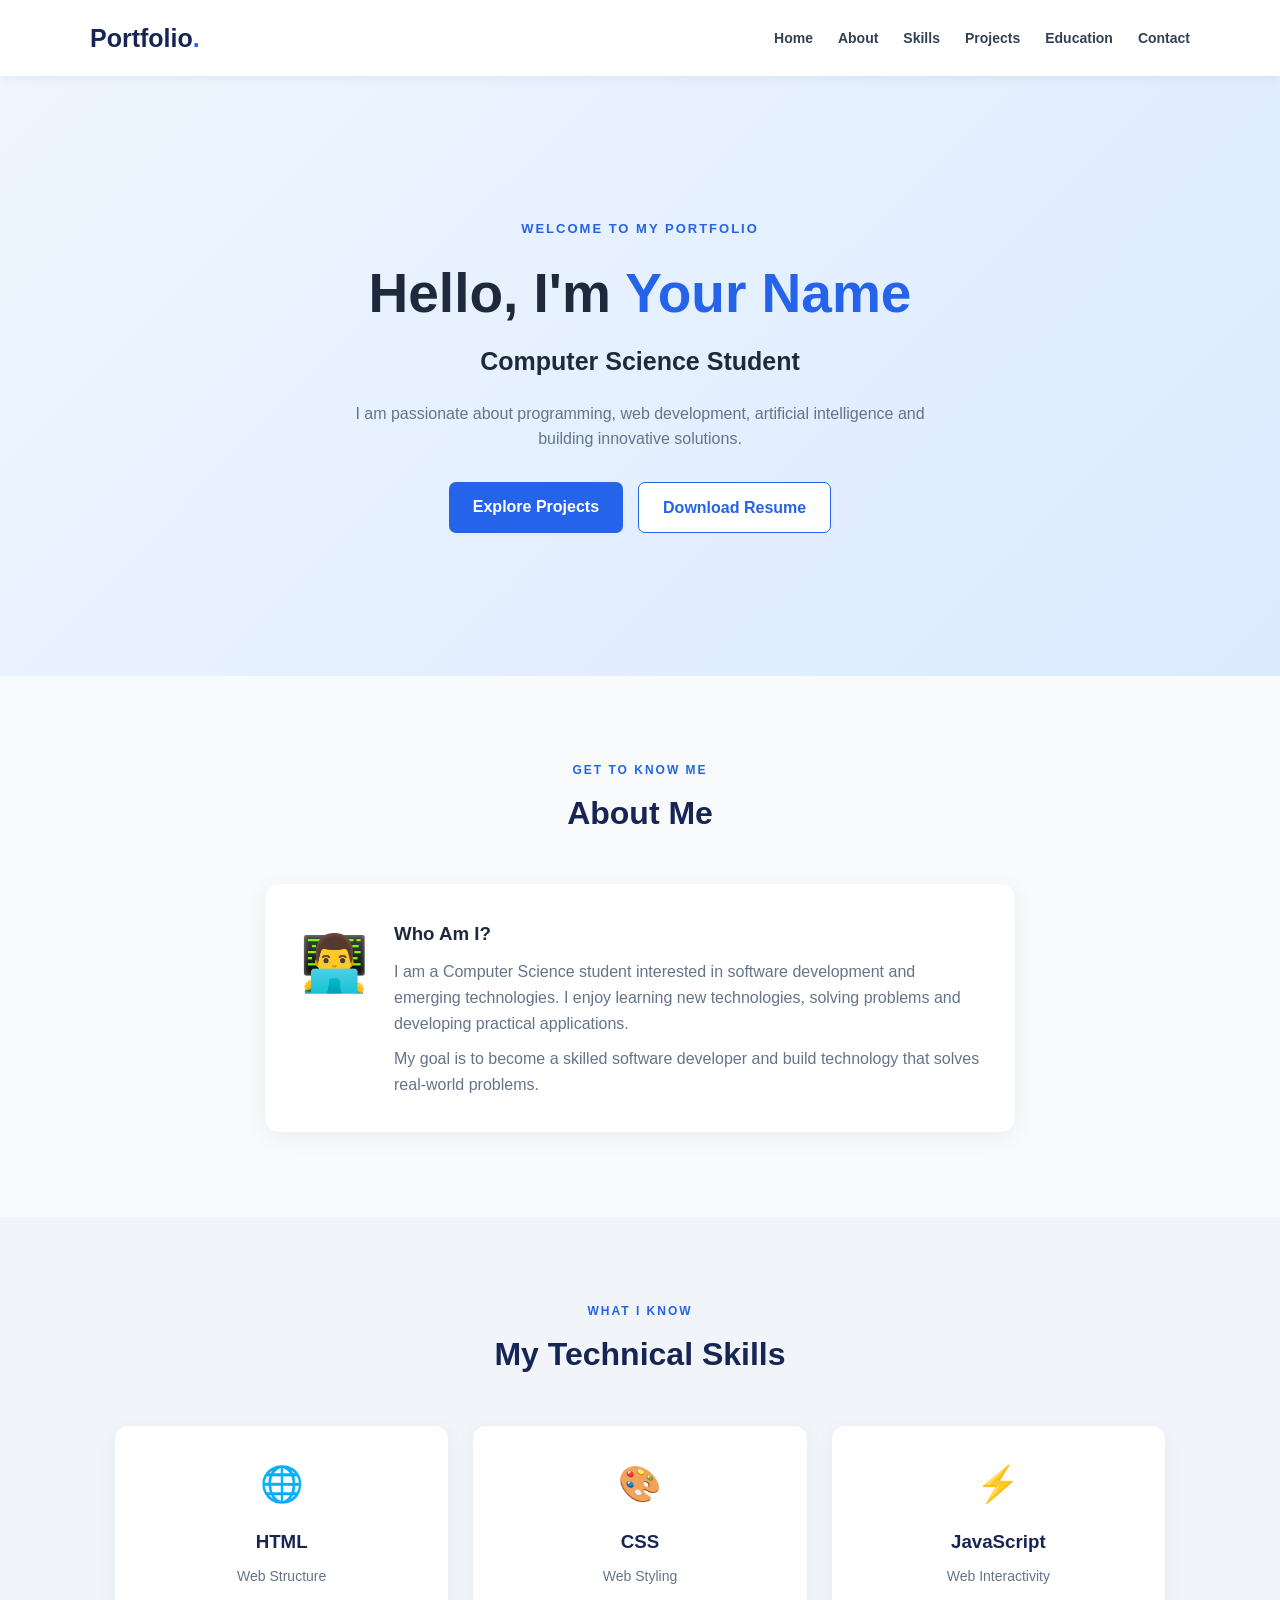
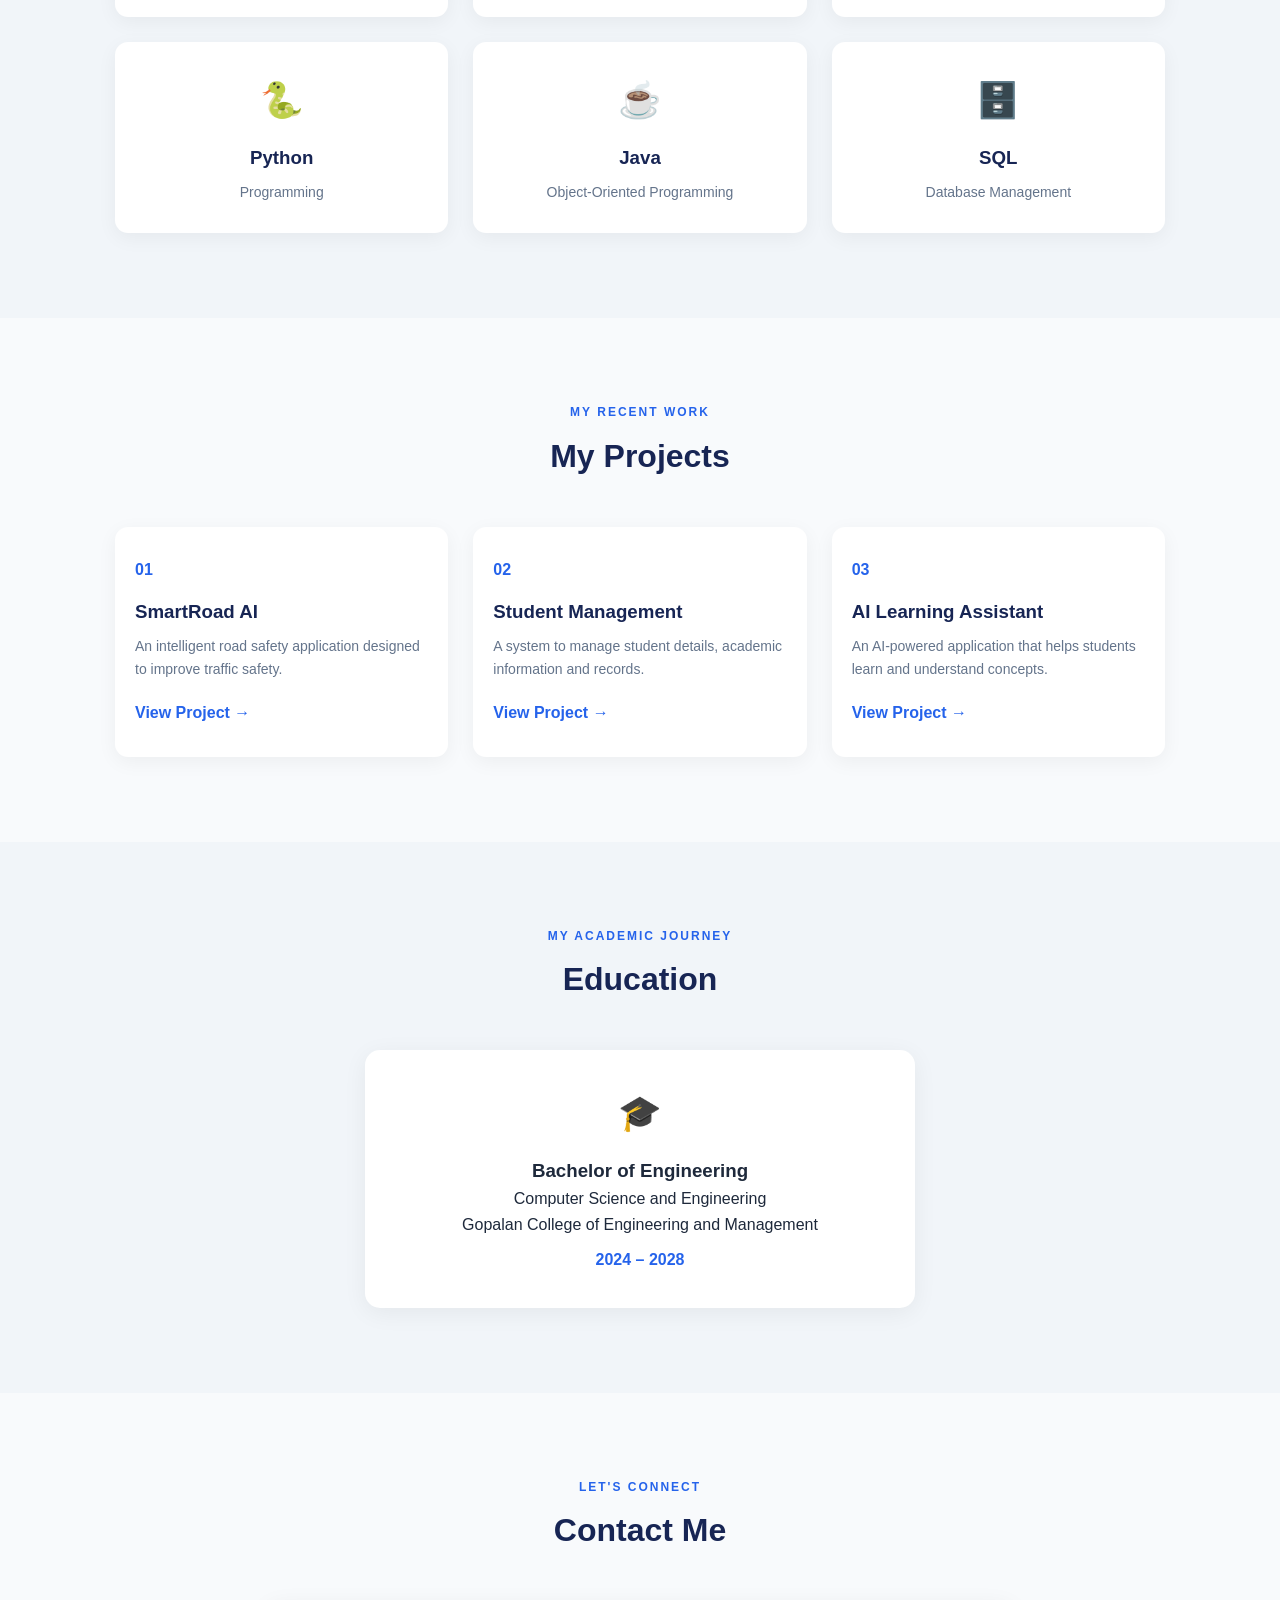
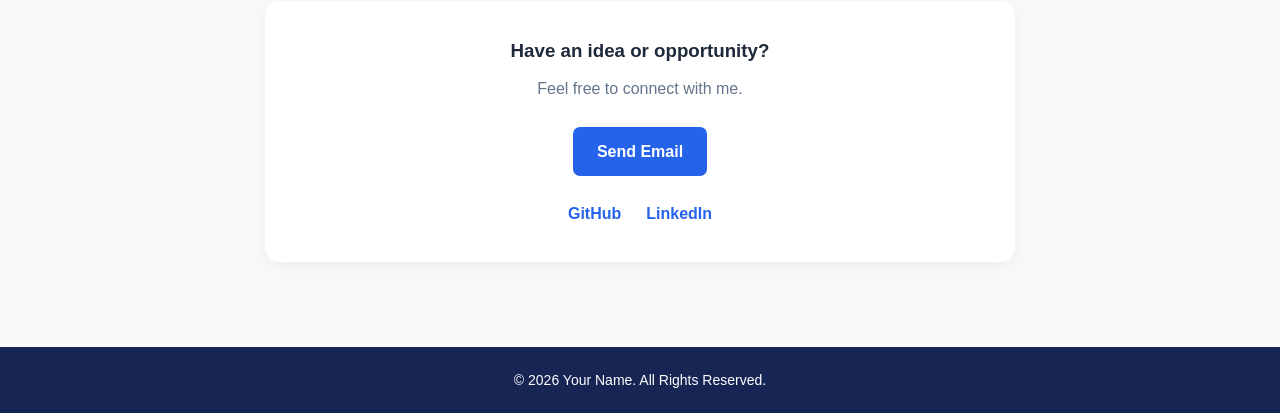
<file: personal portfolio/index.html>
<!DOCTYPE html>
<html lang="en">
<head>
    <meta charset="UTF-8">
    <meta name="viewport" content="width=device-width, initial-scale=1.0">

    <title>My Portfolio</title>
    <link rel="stylesheet" href="style.css">
</head>
<body>

    <!-- Navigation -->
    <header>
        <nav class="navbar">
            <h2 class="logo">Portfolio<span>.</span></h2>

            <div class="nav-links" id="navLinks">
                <a href="#home">Home</a>
                <a href="#about">About</a>
                <a href="#skills">Skills</a>
                <a href="#projects">Projects</a>
                <a href="#education">Education</a>
                <a href="#contact">Contact</a>
            </div>

            <button class="menu-btn" id="menuBtn" aria-label="Toggle navigation"
                aria-expanded="false">☰</button>
        </nav>
    </header>

    <main>

        <!-- Hero Section -->
        <section id="home" class="hero">
            <div class="hero-content">
                <p class="tag">WELCOME TO MY PORTFOLIO</p>

                <h1>Hello, I'm <span>Your Name</span></h1>

                <h2>Computer Science Student</h2>

                <p class="hero-description">
                    I am passionate about programming, web development,
                    artificial intelligence and building innovative solutions.
                </p>

                <div class="hero-buttons">
                    <a href="#projects" class="btn">Explore Projects</a>
                    <a href="resume.pdf" class="btn secondary" download>
                        Download Resume
                    </a>
                </div>
            </div>
        </section>

        <!-- About Section -->
        <section id="about" class="section">
            <div class="section-heading">
                <p>GET TO KNOW ME</p>
                <h2>About Me</h2>
            </div>

            <div class="about-card">
                <div class="about-icon">👨‍💻</div>

                <div>
                    <h3>Who Am I?</h3>

                    <p>
                        I am a Computer Science student interested in
                        software development and emerging technologies.
                        I enjoy learning new technologies, solving problems
                        and developing practical applications.
                    </p>

                    <p>
                        My goal is to become a skilled software developer
                        and build technology that solves real-world problems.
                    </p>
                </div>
            </div>
        </section>

        <!-- Skills Section -->
        <section id="skills" class="section alternate">
            <div class="section-heading">
                <p>WHAT I KNOW</p>
                <h2>My Technical Skills</h2>
            </div>

            <div class="grid skills-grid">

                <div class="card">
                    <span class="card-icon">🌐</span>
                    <h3>HTML</h3>
                    <p>Web Structure</p>
                </div>

                <div class="card">
                    <span class="card-icon">🎨</span>
                    <h3>CSS</h3>
                    <p>Web Styling</p>
                </div>

                <div class="card">
                    <span class="card-icon">⚡</span>
                    <h3>JavaScript</h3>
                    <p>Web Interactivity</p>
                </div>

                <div class="card">
                    <span class="card-icon">🐍</span>
                    <h3>Python</h3>
                    <p>Programming</p>
                </div>

                <div class="card">
                    <span class="card-icon">☕</span>
                    <h3>Java</h3>
                    <p>Object-Oriented Programming</p>
                </div>

                <div class="card">
                    <span class="card-icon">🗄️</span>
                    <h3>SQL</h3>
                    <p>Database Management</p>
                </div>

            </div>
        </section>

        <!-- Projects Section -->
        <section id="projects" class="section">
            <div class="section-heading">
                <p>MY RECENT WORK</p>
                <h2>My Projects</h2>
            </div>

            <div class="grid project-grid">

                <div class="card project-card">
                    <span class="project-number">01</span>
                    <h3>SmartRoad AI</h3>
                    <p>
                        An intelligent road safety application
                        designed to improve traffic safety.
                    </p>
                    <a href="#" class="project-link">View Project →</a>
                </div>

                <div class="card project-card">
                    <span class="project-number">02</span>
                    <h3>Student Management</h3>
                    <p>
                        A system to manage student details,
                        academic information and records.
                    </p>
                    <a href="#" class="project-link">View Project →</a>
                </div>

                <div class="card project-card">
                    <span class="project-number">03</span>
                    <h3>AI Learning Assistant</h3>
                    <p>
                        An AI-powered application that helps
                        students learn and understand concepts.
                    </p>
                    <a href="#" class="project-link">View Project →</a>
                </div>

            </div>
        </section>

        <!-- Education Section -->
        <section id="education" class="section alternate">
            <div class="section-heading">
                <p>MY ACADEMIC JOURNEY</p>
                <h2>Education</h2>
            </div>

            <div class="education-card">
                <span class="card-icon">🎓</span>
                <h3>Bachelor of Engineering</h3>
                <p>Computer Science and Engineering</p>
                <p>Gopalan College of Engineering and Management</p>
                <p class="year">2024 – 2028</p>
            </div>
        </section>

        <!-- Contact Section -->
        <section id="contact" class="section">
            <div class="section-heading">
                <p>LET'S CONNECT</p>
                <h2>Contact Me</h2>
            </div>

            <div class="contact-card">
                <h3>Have an idea or opportunity?</h3>
                <p>Feel free to connect with me.</p>

                <a href="mailto:yourmail@gmail.com" class="btn">
                    Send Email
                </a>

                <div class="social-links">
                    <a href="https://github.com/" target="_blank"
                       rel="noopener noreferrer">GitHub</a>

                    <a href="https://linkedin.com/" target="_blank"
                       rel="noopener noreferrer">LinkedIn</a>
                </div>
            </div>
        </section>

    </main>

    <!-- Footer -->
    <footer>
        <p>© <span id="year"></span> Your Name. All Rights Reserved.</p>
    </footer>

    <script src="script.js"></script>

</body>
</html>
</file>
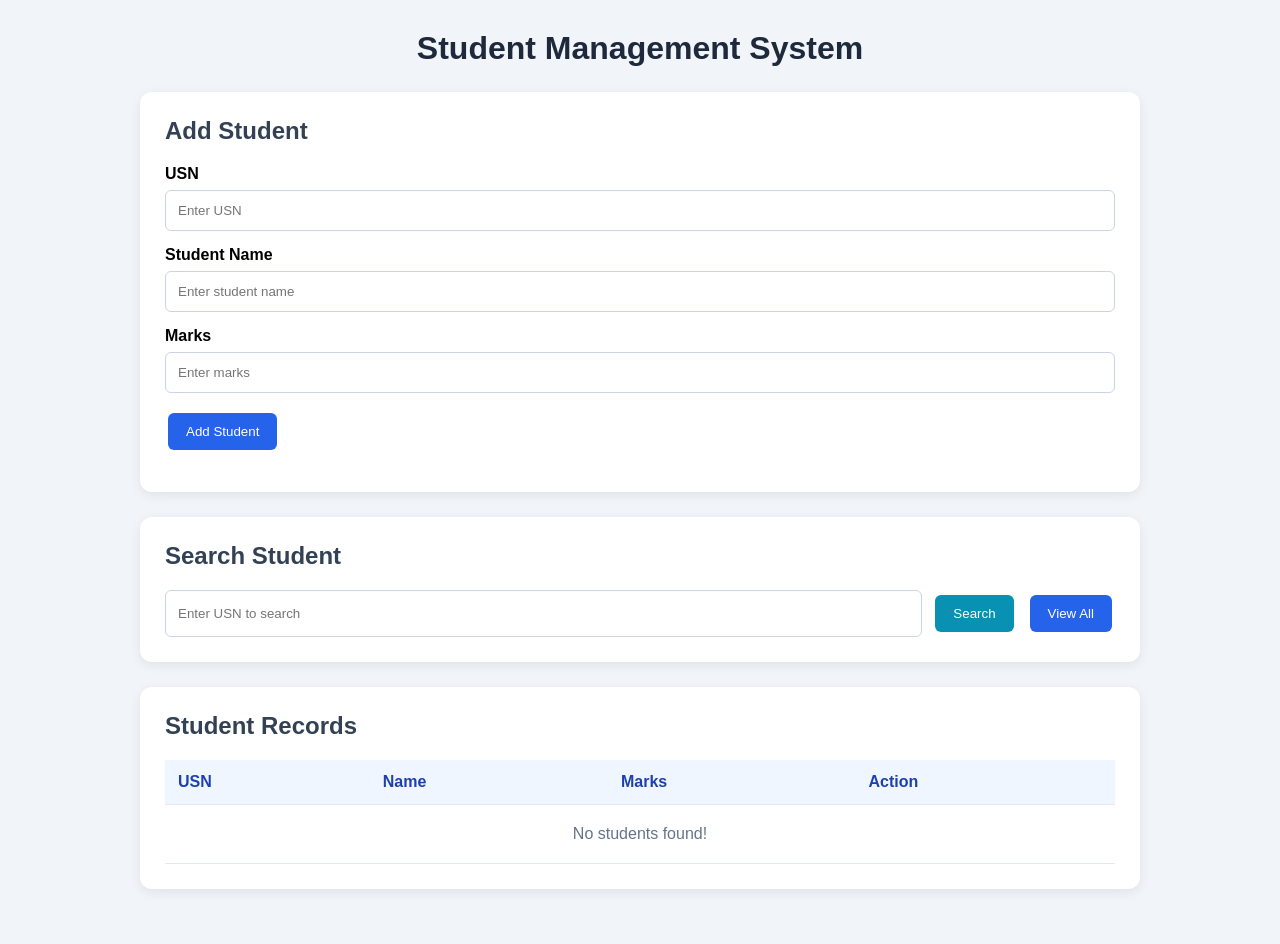
<file: Stundent management/frontend/index.html>
<!DOCTYPE html>
<html lang="en">
<head>
    <meta charset="UTF-8">
    <meta name="viewport" content="width=device-width, initial-scale=1.0">
    <title>Student Management System</title>

    <style>
        * {
            margin: 0;
            padding: 0;
            box-sizing: border-box;
            font-family: Arial, sans-serif;
        }

        body {
            background: #f1f5f9;
            padding: 30px;
        }

        .container {
            max-width: 1000px;
            margin: auto;
        }

        h1 {
            text-align: center;
            color: #1e293b;
            margin-bottom: 25px;
        }

        .card {
            background: white;
            padding: 25px;
            border-radius: 12px;
            margin-bottom: 25px;
            box-shadow: 0 3px 12px rgba(0,0,0,0.08);
        }

        h2 {
            color: #334155;
            margin-bottom: 20px;
        }

        .form-group {
            margin-bottom: 15px;
        }

        label {
            display: block;
            margin-bottom: 7px;
            font-weight: bold;
        }

        input {
            width: 100%;
            padding: 12px;
            border: 1px solid #cbd5e1;
            border-radius: 6px;
            outline: none;
        }

        input:focus {
            border-color: #2563eb;
        }

        button {
            padding: 11px 18px;
            border: none;
            border-radius: 6px;
            cursor: pointer;
            color: white;
            background: #2563eb;
            margin: 5px 3px;
        }

        button:hover {
            opacity: 0.85;
        }

        .delete-btn {
            background: #dc2626;
        }

        .search-btn {
            background: #0891b2;
        }

        .search-area {
            display: flex;
            gap: 10px;
        }

        .search-area input {
            flex: 1;
        }

        table {
            width: 100%;
            border-collapse: collapse;
            margin-top: 15px;
        }

        th, td {
            padding: 13px;
            text-align: left;
            border-bottom: 1px solid #e2e8f0;
        }

        th {
            background: #eff6ff;
            color: #1e40af;
        }

        .empty {
            text-align: center;
            padding: 20px;
            color: #64748b;
        }

        #message {
            margin-top: 12px;
            font-weight: bold;
        }

        @media(max-width: 600px) {
            body {
                padding: 12px;
            }

            .search-area {
                flex-direction: column;
            }

            .card {
                overflow-x: auto;
            }
        }
    </style>
</head>

<body>

<div class="container">

    <h1>Student Management System</h1>

    <!-- Add Student -->
    <div class="card">
        <h2>Add Student</h2>

        <div class="form-group">
            <label>USN</label>
            <input type="text" id="usn" placeholder="Enter USN">
        </div>

        <div class="form-group">
            <label>Student Name</label>
            <input type="text" id="name" placeholder="Enter student name">
        </div>

        <div class="form-group">
            <label>Marks</label>
            <input type="number" id="marks" placeholder="Enter marks" min="0" max="100" step="any">
        </div>

        <button onclick="addStudent()">Add Student</button>

        <p id="message"></p>
    </div>

    <!-- Search Student -->
    <div class="card">
        <h2>Search Student</h2>

        <div class="search-area">
            <input type="text" id="searchUSN" placeholder="Enter USN to search">

            <button class="search-btn" onclick="searchStudent()">
                Search
            </button>

            <button onclick="viewStudents()">
                View All
            </button>
        </div>
    </div>

    <!-- Student Records -->
    <div class="card">
        <h2>Student Records</h2>

        <table>
            <thead>
                <tr>
                    <th>USN</th>
                    <th>Name</th>
                    <th>Marks</th>
                    <th>Action</th>
                </tr>
            </thead>

            <tbody id="studentTable">
                <tr>
                    <td colspan="4" class="empty">
                        No students found!
                    </td>
                </tr>
            </tbody>
        </table>
    </div>

</div>

<script>

    let students = JSON.parse(localStorage.getItem("students")) || [];

    function saveStudents() {
        localStorage.setItem("students", JSON.stringify(students));
    }

    // Add Student
    function addStudent() {

        const usn = document.getElementById("usn").value.trim();
        const name = document.getElementById("name").value.trim();
        const marks = document.getElementById("marks").value;

        if (!usn || !name || marks === "") {
            showMessage("Please fill all fields!", "red");
            return;
        }

        if (students.some(s => s.usn.toLowerCase() === usn.toLowerCase())) {
            showMessage("USN already exists!", "red");
            return;
        }

        const score = Number(marks);

        if (!Number.isFinite(score) || score < 0 || score > 100) {
            showMessage("Marks must be between 0 and 100!", "red");
            return;
        }

        students.push({
            usn: usn,
            name: name,
            marks: score
        });

        saveStudents();
        viewStudents();

        showMessage("Student added successfully!", "green");

        document.getElementById("usn").value = "";
        document.getElementById("name").value = "";
        document.getElementById("marks").value = "";
    }

    // View Students
    function viewStudents() {

        const table = document.getElementById("studentTable");

        table.innerHTML = "";

        if (students.length === 0) {
            table.innerHTML = `
                <tr>
                    <td colspan="4" class="empty">
                        No students found!
                    </td>
                </tr>
            `;
            return;
        }

        students.forEach(student => {

            const row = document.createElement("tr");

            [student.usn, student.name, student.marks].forEach(value => {
                const cell = document.createElement("td");
                cell.textContent = value;
                row.appendChild(cell);
            });

            const action = document.createElement("td");
            const button = document.createElement("button");

            button.textContent = "Delete";
            button.className = "delete-btn";
            button.onclick = () => deleteStudent(student.usn);

            action.appendChild(button);
            row.appendChild(action);

            table.appendChild(row);
        });
    }

    // Search Student
    function searchStudent() {

        const usn = document.getElementById("searchUSN").value.trim();

        if (!usn) {
            showMessage("Enter USN to search!", "red");
            return;
        }

        const student = students.find(
            s => s.usn.toLowerCase() === usn.toLowerCase()
        );

        if (student) {
            renderStudents([student]);
            showMessage("Student found!", "green");
        } else {
            renderStudents([]);
            showMessage("Student not found!", "red");
        }
    }

    // Render Records
    function renderStudents(records) {

        const table = document.getElementById("studentTable");

        table.innerHTML = "";

        if (records.length === 0) {
            table.innerHTML = `
                <tr>
                    <td colspan="4" class="empty">
                        No students found!
                    </td>
                </tr>
            `;
            return;
        }

        records.forEach(student => {

            const row = document.createElement("tr");

            [student.usn, student.name, student.marks].forEach(value => {
                const cell = document.createElement("td");
                cell.textContent = value;
                row.appendChild(cell);
            });

            const action = document.createElement("td");
            const button = document.createElement("button");

            button.textContent = "Delete";
            button.className = "delete-btn";
            button.onclick = () => deleteStudent(student.usn);

            action.appendChild(button);
            row.appendChild(action);

            table.appendChild(row);
        });
    }

    // Delete Student
    function deleteStudent(usn) {

        students = students.filter(
            student => student.usn !== usn
        );

        saveStudents();
        viewStudents();

        showMessage("Student deleted successfully!", "green");
    }

    // Display Messages
    function showMessage(message, color) {

        const element = document.getElementById("message");

        element.textContent = message;
        element.style.color = color;
    }

    // Load Existing Records
    viewStudents();

</script>

</body>
</html>
</file>
<file: personal portfolio/style.css>
/* RESET */
* {
    margin: 0;
    padding: 0;
    box-sizing: border-box;
}

html {
    scroll-behavior: smooth;
    scroll-padding-top: 85px;
}

body {
    font-family: Arial, sans-serif;
    background: #f8fafc;
    color: #1e293b;
    line-height: 1.6;
}

/* NAVBAR */
header {
    background: #ffffff;
    position: sticky;
    top: 0;
    z-index: 100;
    box-shadow: 0 2px 12px rgba(0,0,0,0.06);
}

.navbar {
    max-width: 1150px;
    margin: auto;
    padding: 18px 25px;
    display: flex;
    align-items: center;
    justify-content: space-between;
}

.logo {
    font-size: 25px;
    color: #172554;
}

.logo span {
    color: #2563eb;
}

.nav-links {
    display: flex;
    gap: 25px;
}

.nav-links a {
    text-decoration: none;
    color: #334155;
    font-size: 14px;
    font-weight: 600;
    transition: 0.3s;
}

.nav-links a:hover {
    color: #2563eb;
}

.menu-btn {
    display: none;
    border: none;
    background: transparent;
    font-size: 25px;
    cursor: pointer;
}

/* HERO */
.hero {
    min-height: 600px;
    padding: 80px 20px;
    display: flex;
    justify-content: center;
    align-items: center;
    text-align: center;
    background: linear-gradient(135deg, #eff6ff, #dbeafe);
}

.hero-content {
    max-width: 750px;
}

.tag {
    color: #2563eb;
    font-weight: bold;
    font-size: 13px;
    letter-spacing: 2px;
    margin-bottom: 20px;
}

.hero h1 {
    font-size: clamp(32px, 6vw, 55px);
    line-height: 1.2;
    margin-bottom: 15px;
}

.hero h1 span {
    color: #2563eb;
}

.hero h2 {
    font-size: clamp(19px, 3vw, 25px);
    margin-bottom: 20px;
}

.hero-description {
    max-width: 600px;
    margin: 0 auto 30px;
    color: #64748b;
}

.hero-buttons {
    display: flex;
    justify-content: center;
    flex-wrap: wrap;
    gap: 15px;
}

/* BUTTONS */
.btn {
    display: inline-block;
    padding: 12px 24px;
    border-radius: 7px;
    background: #2563eb;
    color: white;
    text-decoration: none;
    font-weight: bold;
    transition: 0.3s;
}

.btn:hover {
    background: #1e40af;
    transform: translateY(-3px);
}

.btn.secondary {
    background: white;
    color: #2563eb;
    border: 1px solid #2563eb;
}

.btn.secondary:hover {
    background: #eff6ff;
}

/* GENERAL SECTIONS */
.section {
    padding: 85px 20px;
    text-align: center;
}

.alternate {
    background: #f1f5f9;
}

.section-heading {
    margin: 0 auto 45px;
}

.section-heading p {
    color: #2563eb;
    font-size: 12px;
    font-weight: bold;
    letter-spacing: 2px;
}

.section-heading h2 {
    font-size: 32px;
    color: #172554;
    margin-top: 8px;
}

/* CENTERED CONTENT */
.about-card,
.contact-card,
.education-card {
    max-width: 750px;
    margin: auto;
    padding: 35px;
    background: white;
    border-radius: 15px;
    box-shadow: 0 5px 25px rgba(0,0,0,0.06);
}

.about-card {
    display: flex;
    align-items: flex-start;
    gap: 25px;
    text-align: left;
}

.about-card p {
    color: #64748b;
    margin-top: 10px;
}

.about-icon {
    font-size: 55px;
}

/* GRID */
.grid {
    width: 100%;
    max-width: 1050px;
    margin: auto;
    display: grid;
    grid-template-columns: repeat(3, minmax(0, 1fr));
    gap: 25px;
}

/* CARDS */
.card {
    background: white;
    padding: 30px 20px;
    border-radius: 13px;
    box-shadow: 0 5px 20px rgba(0,0,0,0.05);
    transition: 0.3s;
}

.card:hover {
    transform: translateY(-8px);
    box-shadow: 0 12px 25px rgba(37,99,235,0.12);
}

.card-icon {
    font-size: 35px;
    display: block;
    margin-bottom: 15px;
}

.card h3 {
    color: #172554;
    margin-bottom: 8px;
}

.card p {
    font-size: 14px;
    color: #64748b;
}

/* PROJECTS */
.project-card {
    text-align: left;
    min-height: 230px;
    position: relative;
}

.project-number {
    display: inline-block;
    color: #2563eb;
    font-weight: bold;
    margin-bottom: 15px;
}

.project-link {
    display: inline-block;
    color: #2563eb;
    text-decoration: none;
    font-weight: bold;
    margin-top: 20px;
}

/* EDUCATION */
.education-card {
    max-width: 550px;
}

.year {
    color: #2563eb !important;
    font-weight: bold;
    margin-top: 10px;
}

/* CONTACT */
.contact-card h3 {
    margin-bottom: 10px;
}

.contact-card p {
    color: #64748b;
    margin-bottom: 25px;
}

.social-links {
    display: flex;
    justify-content: center;
    gap: 25px;
    margin-top: 25px;
}

.social-links a {
    text-decoration: none;
    color: #2563eb;
    font-weight: bold;
}

/* FOOTER */
footer {
    padding: 22px;
    background: #172554;
    color: white;
    text-align: center;
    font-size: 14px;
}

/* TABLET */
@media (max-width: 850px) {
    .grid {
        grid-template-columns: repeat(2, minmax(0, 1fr));
    }

    .nav-links {
        gap: 13px;
    }
}

/* MOBILE */
@media (max-width: 650px) {
    .navbar {
        flex-wrap: wrap;
    }

    .menu-btn {
        display: block;
    }

    .nav-links {
        display: none;
        width: 100%;
        flex-direction: column;
        align-items: center;
        padding: 15px 0 5px;
    }

    .nav-links.active {
        display: flex;
    }

    .grid {
        grid-template-columns: 1fr;
        max-width: 420px;
    }

    .hero {
        min-height: 520px;
    }

    .section {
        padding: 65px 18px;
    }

    .section-heading h2 {
        font-size: 27px;
    }

    .about-card {
        flex-direction: column;
        align-items: center;
        text-align: center;
        padding: 25px;
    }

    .about-card,
    .contact-card,
    .education-card {
        padding: 25px;
    }

    .project-card {
        text-align: center;
    }
}

/* SMALL PHONES */
@media (max-width: 360px) {
    .hero-buttons {
        flex-direction: column;
    }

    .hero-buttons .btn {
        width: 100%;
    }
}

/* ACCESSIBILITY */
@media (prefers-reduced-motion: reduce) {
    *,
    *::before,
    *::after {
        scroll-behavior: auto !important;
        transition-duration: 0.01ms !important;
    }
}
</file>
